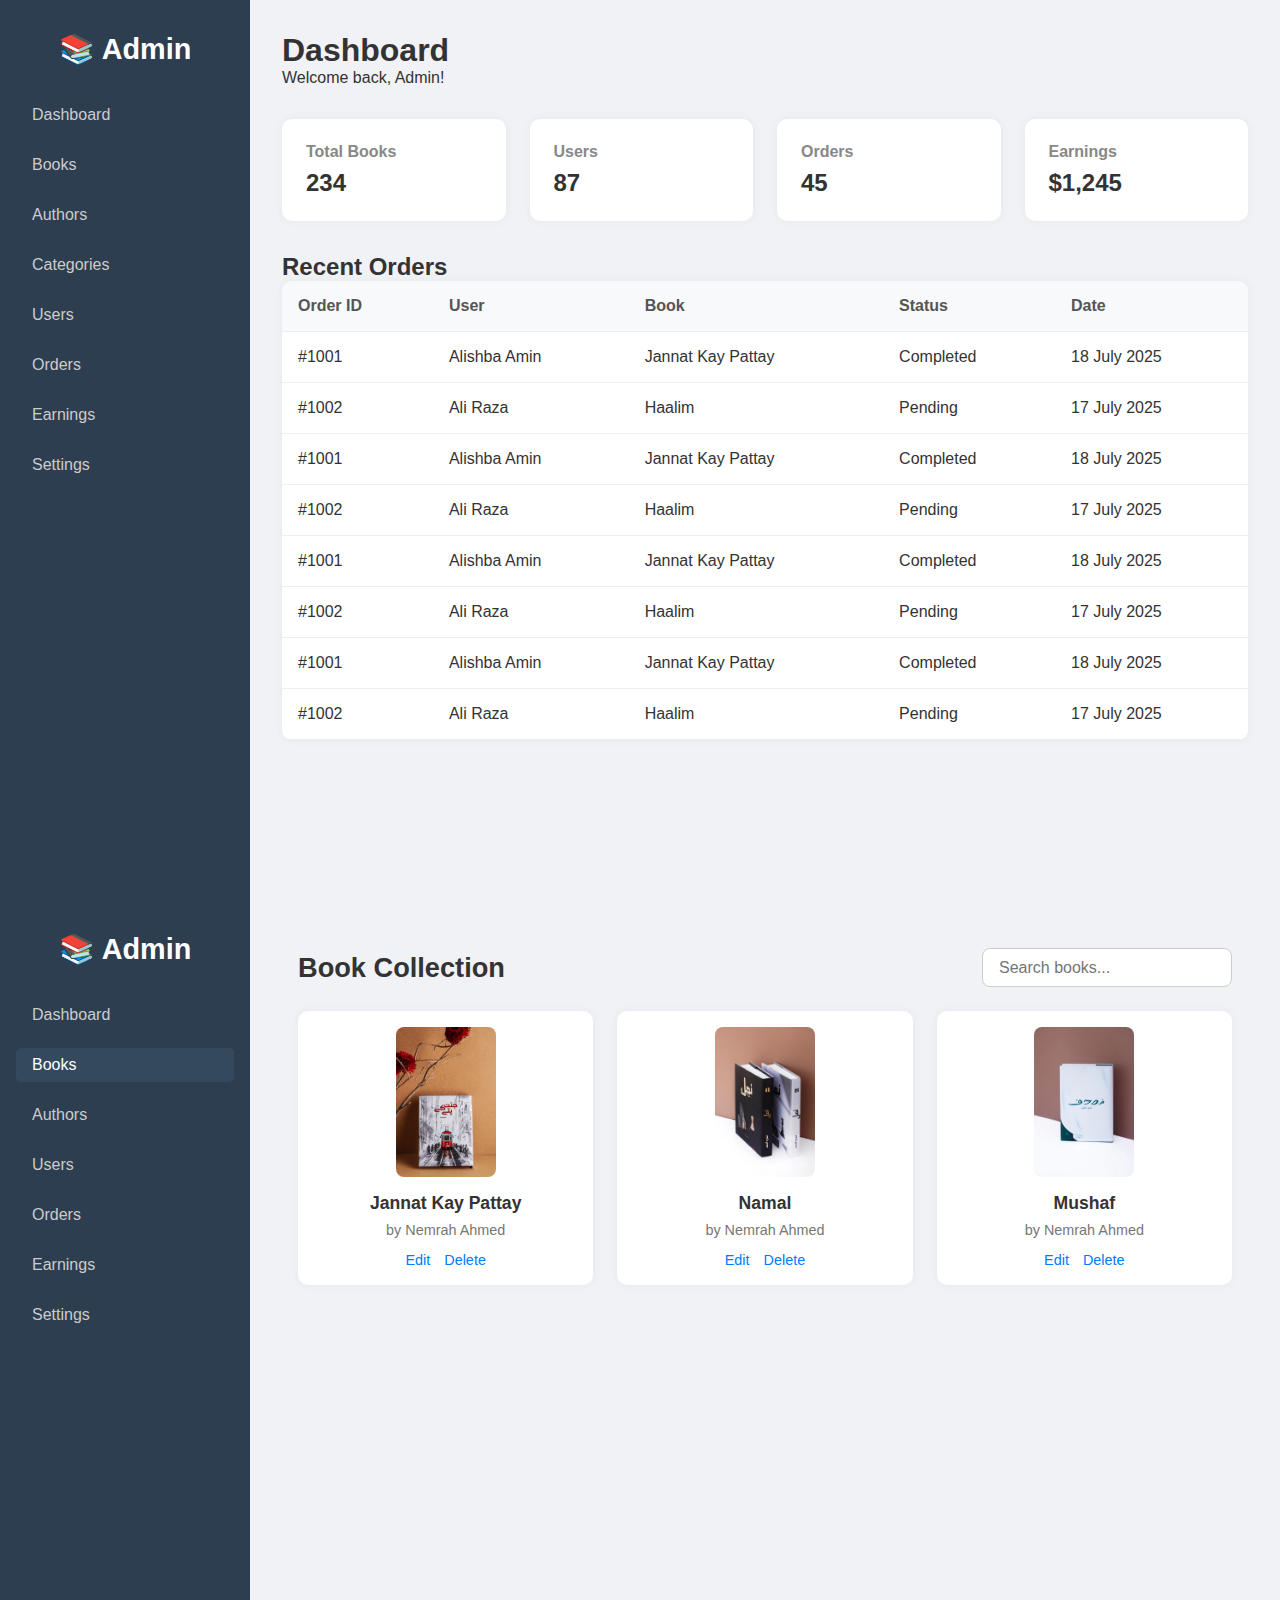
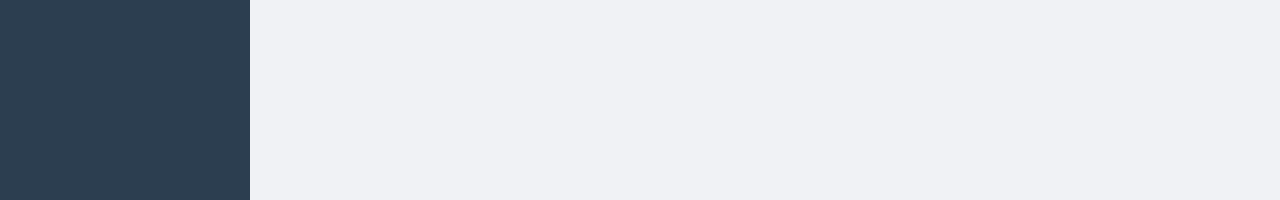
<file: adminpanel/admin.html>
<!DOCTYPE html>
<html lang="en">
<head>
  <meta charset="UTF-8">
  <meta name="viewport" content="width=device-width, initial-scale=1">
  <title>Book Admin Panel</title>
  <link rel="stylesheet" href="admin.css">
  <link rel="stylesheet" href="adminresponsive.css">
</head>
<body>
  <div class="admin-container">
    <aside class="sidebar">
      <h2 class="logo">📚 Admin</h2>
      <nav>
        <ul>
          <li><a href="#">Dashboard</a></li>
          <li><a href="#">Books</a></li>
          <li><a href="#">Authors</a></li>
          <li><a href="#">Categories</a></li>
          <li><a href="#">Users</a></li>
          <li><a href="#">Orders</a></li>
          <li><a href="#">Earnings</a></li>
          <li><a href="#">Settings</a></li>
        </ul>
      </nav>
    </aside>

    <main class="main-content">
      <header>
        <h1>Dashboard</h1>
        <p>Welcome back, Admin!</p>
      </header>

      <section class="cards">
        <div class="card">
          <h3>Total Books</h3>
          <p>234</p>
        </div>
        <div class="card">
          <h3>Users</h3>
          <p>87</p>
        </div>
        <div class="card">
          <h3>Orders</h3>
          <p>45</p>
        </div>
        <div class="card">
          <h3>Earnings</h3>
          <p>$1,245</p>
        </div>
      </section>

      <section class="table-section">
        <h2>Recent Orders</h2>
        <table>
          <thead>
            <tr>
              <th>Order ID</th>
              <th>User</th>
              <th>Book</th>
              <th>Status</th>
              <th>Date</th>
            </tr>
          </thead>
          <tbody>
            <tr>
              <td>#1001</td>
              <td>Alishba Amin</td>
              <td>Jannat Kay Pattay</td>
              <td>Completed</td>
              <td>18 July 2025</td>
            </tr>
            <tr>
              <td>#1002</td>
              <td>Ali Raza</td>
              <td>Haalim</td>
              <td>Pending</td>
              <td>17 July 2025</td>
            </tr>
          </thead>
          <tbody>
            <tr>
              <td>#1001</td>
              <td>Alishba Amin</td>
              <td>Jannat Kay Pattay</td>
              <td>Completed</td>
              <td>18 July 2025</td>
            </tr>
            <tr>
              <td>#1002</td>
              <td>Ali Raza</td>
              <td>Haalim</td>
              <td>Pending</td>
              <td>17 July 2025</td>
            </tr>
          </thead>
          <tbody>
            <tr>
              <td>#1001</td>
              <td>Alishba Amin</td>
              <td>Jannat Kay Pattay</td>
              <td>Completed</td>
              <td>18 July 2025</td>
            </tr>
            <tr>
              <td>#1002</td>
              <td>Ali Raza</td>
              <td>Haalim</td>
              <td>Pending</td>
              <td>17 July 2025</td>
            </tr>
          </thead>
          <tbody>
            <tr>
              <td>#1001</td>
              <td>Alishba Amin</td>
              <td>Jannat Kay Pattay</td>
              <td>Completed</td>
              <td>18 July 2025</td>
            </tr>
            <tr>
              <td>#1002</td>
              <td>Ali Raza</td>
              <td>Haalim</td>
              <td>Pending</td>
              <td>17 July 2025</td>
            </tr>
            <!-- More rows can be added -->
          </tbody>
        </table>
      </section>
    </main>
  </div>
  
<!--  -----------------------------------------------------------------book section -->
  <div class="admin-container">
    <!-- Sidebar -->
    <aside class="sidebar">
      <h2 class="logo">📚 Admin</h2>
      <nav>
        <ul>
          <li><a href="admin.html">Dashboard</a></li>
          <li><a href="book-section.html" class="active">Books</a></li>
          <li><a href="#">Authors</a></li>
          <li><a href="#">Users</a></li>
          <li><a href="#">Orders</a></li>
          <li><a href="#">Earnings</a></li>
          <li><a href="#">Settings</a></li>
        </ul>
      </nav>
    </aside>

    <!-- Main Content -->
    <main class="main-content">
      <div class="book-wrapper">
        <div class="book-header">
          <h2>Book Collection</h2>
          <input type="search" placeholder="Search books..." />
        </div>

        <div class="book-grid">
          <div class="book-card">
            <img src="adminbookimages/jannat ke pattey.png" alt="Jannat Kay Pattay">
            <div class="book-title">Jannat Kay Pattay</div>
            <div class="book-author">by Nemrah Ahmed</div>
            <div class="book-actions">
              <a href="#">Edit</a>
              <a href="#">Delete</a>
            </div>
          </div>

          <div class="book-card">
            <img src="adminbookimages/namal.webp" alt="Namal">
            <div class="book-title">Namal</div>
            <div class="book-author">by Nemrah Ahmed</div>
            <div class="book-actions">
              <a href="#">Edit</a>
              <a href="#">Delete</a>
            </div>
          </div>

          <div class="book-card">
            <img src="adminbookimages/mushaf.png" alt="Mushaf">
            <div class="book-title">Mushaf</div>
            <div class="book-author">by Nemrah Ahmed</div>
            <div class="book-actions">
              <a href="#">Edit</a>
              <a href="#">Delete</a>
            </div>
          </div>

          <!-- Add more book cards as needed -->
        </div>
      </div>
    </main>
  </div>



</body>
</html>
</file>
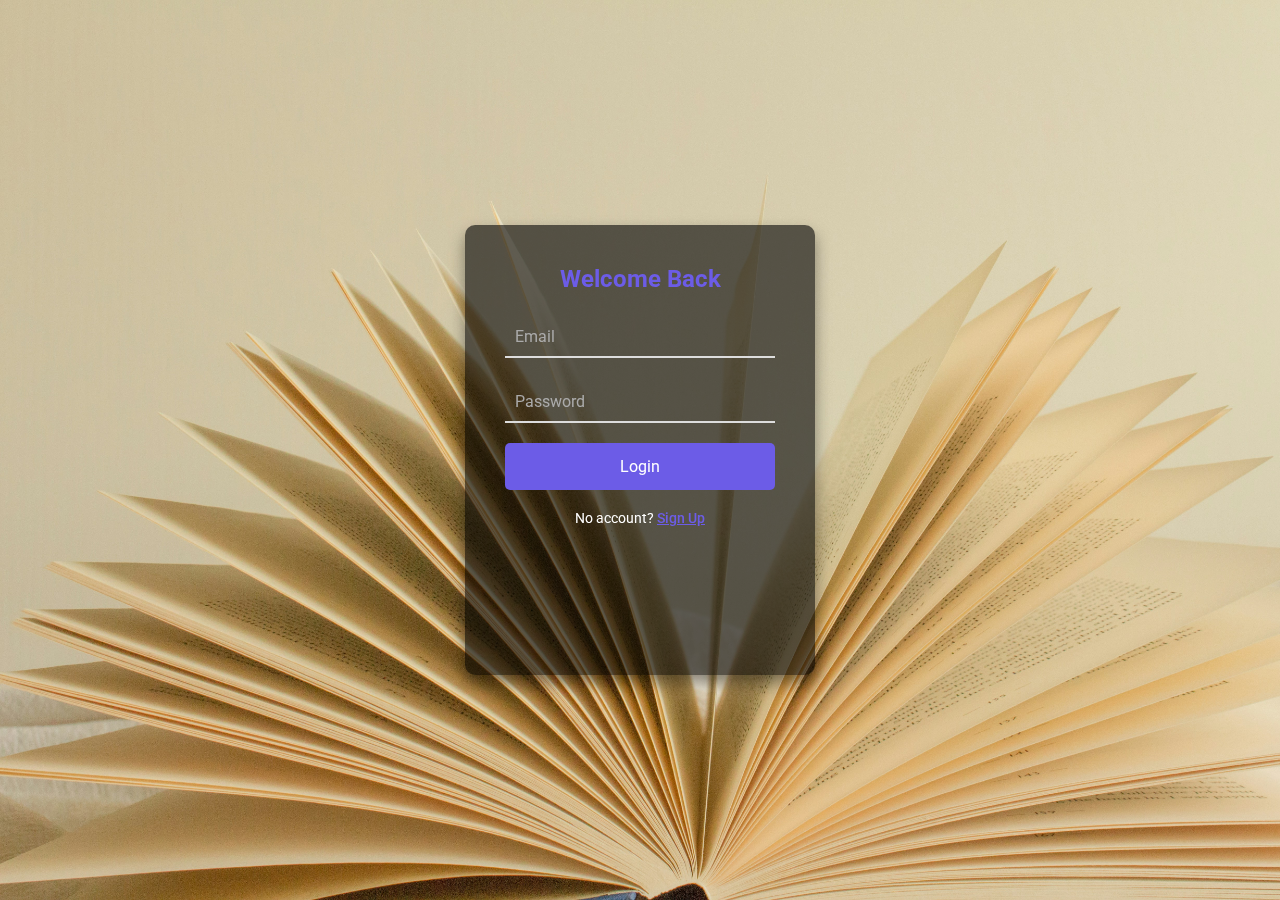
<file: authentication/signinandlogout.html>
<!DOCTYPE html>
<html lang="en">
<head>
  <meta charset="UTF‑8">
  <meta name="viewport" content="width=device-width,initial-scale=1.0"/>
  <title>Login / Signup</title>
  <link rel="stylesheet" href="signinandlogout.css">
</head>
<body>


  <div class="flip-container" id="user">
    <input type="checkbox" id="flipper" hidden>
    <div class="card">
      <!--______________________________________________________________________________________________________Login Form -->
      <section class="panel login">
        <h2>Welcome Back</h2>
        <form>
          <div class="field"><input type="email" placeholder=" " required><label>Email</label></div>
          <div class="field"><input type="password" placeholder=" " required><label>Password</label></div>
          <button>Login</button>
          <p>No account? <label for="flipper">Sign Up</label></p>
        </form>
      </section>
      <!--_______________________________________________________________________________________________________Signup Form -->
      <section class="panel signup">
        <h2>Create Account</h2>
        <form>
          <div class="field"><input type="text" placeholder=" " required><label>Name</label></div>
          <div class="field"><input type="email" placeholder=" " required><label>Email</label></div>
          <div class="field"><input type="password" placeholder=" " required><label>Password</label></div>
          <button>Sign Up</button>
          <p>Already a member? <label for="flipper">Login</label></p>
        </form>
      </section>
    </div>
  </div>
</body>
</html>
</file>
<file: adminpanel/adminresponsive.css>
@media (max-width: 1024px) {
  .cards {
    grid-template-columns: repeat(2, 1fr);
  }
}

@media (max-width: 768px) {
  .admin-container {
    flex-direction: column;
  }

  .sidebar {
    width: 100%;
    height: auto;
    position: relative;
  }

  .main-content {
    margin-left: 0;
    padding: 1rem;
  }

  .cards {
    grid-template-columns: 1fr;
  }
}

@media (max-width: 480px) {
  .card p {
    font-size: 1.2rem;
  }

  .card h3 {
    font-size: 0.9rem;
  }

  .table-section table, 
  .table-section th, 
  .table-section td {
    font-size: 0.85rem;
    padding: 0.75rem;
  }
}
/* ---------------------------------------book section */
@media (max-width: 1024px) {
  .book-header input[type="search"] {
    width: 100%;
  }

  .book-grid {
    grid-template-columns: repeat(auto-fit, minmax(180px, 1fr));
  }
}

@media (max-width: 768px) {
  .book-header {
    flex-direction: column;
    align-items: flex-start;
    gap: 1rem;
  }

  .main-content {
    margin-left: 0;
    padding: 1rem;
  }

  .sidebar {
    position: relative;
    width: 100%;
    height: auto;
  }

  .book-header input {
    width: 100%;
  }
}

@media (max-width: 480px) {
  .book-title {
    font-size: 1rem;
  }

  .book-author {
    font-size: 0.8rem;
  }

  .book-actions a {
    font-size: 0.8rem;
  }

  .book-card img {
    width: 80px;
    height: 120px;
  }
}
</file>
<file: authentication/signinandlogout.css>
@import url('https://fonts.googleapis.com/css2?family=Roboto:wght@300;500&display=swap');
:root {
  --accent: #6c5ce7;
  --panel-bg: rgba(0, 0, 0, 0.6);
}
* { margin:0; padding:0; box-sizing:border-box; font-family:'Roboto', sans-serif; }
body, html {
  height:100%; width:100%;
  overflow:hidden;
  background-image:url(../imagesofnovel/olga-tutunaru-JMATuFkXeHU-unsplash.jpg);
  background-size: cover;
}


/* _________________________________________________________________Flip container */
.flip-container {
  width:350px; height:450px;
  position:relative; top:50%; left:50%;
  transform:translate(-50%, -50%);
  perspective:1000px;
}
.card {
  width:100%; height:100%;
  position:relative;
  transform-style:preserve-3d;
  transition:transform .8s ease;
}
#flipper:checked ~ .card { transform:rotateY(180deg); }

/* ______________________________________________________________________________Panes */
.panel {
  position:absolute; width:100%; height:100%;
  background:var(--panel-bg);
  border-radius:10px;
  padding:40px;
  backface-visibility:hidden;
  color:#fff;
  box-shadow:0 8px 16px rgba(0,0,0,0.4);
}
.login { transform:rotateY(0deg); }
.signup { transform:rotateY(180deg); }

/* ________________________________________________________________________________Typography */
h2 {
  text-align:center; margin-bottom:20px;
  color: var(--accent);
}
.field {
  position:relative; margin:20px 0;
}
.field input {
  width:100%; padding:12px 10px;
  background:transparent; border:none;
  border-bottom:2px solid #ddd;
  color:#fff; font-size:1rem;
  transition: border-color .3s;
  outline:none;
}
.field input:focus { border-bottom-color:var(--accent); }
.field label {
  position:absolute; left:10px; bottom:12px;
  color:#aaa; pointer-events:none;
  transition:.3s;
}
.field input:focus + label,
.field input:not(:placeholder-shown) + label {
  bottom:40px; font-size:.85rem;
  color:var(--accent);
}

/* ______________________________________________________________________________________Buttons and toggle link */
button {
  width:100%; padding:14px;
  background:var(--accent);
  border:none; border-radius:5px;
  color:#fff; font-size:1rem;
  cursor:pointer; transition:background .3s;
}
button:hover { background:#5746b1; }
p {
  text-align:center; margin-top:20px;
  font-size:.9rem;
}
p label {
  cursor:pointer; color:var(--accent);
  font-weight:500;
  text-decoration:underline;
}
p label:hover { color:#5746b1; }
</file>
<file: adminpanel/admin.css>
/* Base Reset */
* {
  margin: 0;
  padding: 0;
  box-sizing: border-box;
}

body {
  font-family: 'Segoe UI', sans-serif;
  background-color: #f0f2f5;
  color: #333;
}

.admin-container {
  display: flex;
  min-height: 100vh;
}

/* Sidebar */
.sidebar {
  background: #2c3e50;
  color: #fff;
  width: 250px;
  padding: 2rem 1rem;
  position: fixed;
  height: 100%;
}

.sidebar .logo {
  font-size: 1.8rem;
  margin-bottom: 2rem;
  text-align: center;
}

.sidebar nav ul {
  list-style: none;
}

.sidebar nav ul li {
  margin: 1rem 0;
}

.sidebar nav ul li a {
  color: #ccc;
  text-decoration: none;
  padding: 0.5rem 1rem;
  display: block;
  transition: background 0.3s;
}

.sidebar nav ul li a:hover {
  background: #34495e;
  border-radius: 5px;
  color: #fff;
}

/* Main Content */
.main-content {
  margin-left: 250px;
  padding: 2rem;
  flex: 1;
}

header h1 {
  font-size: 2rem;
}

.cards {
  display: grid;
  grid-template-columns: repeat(4, 1fr);
  gap: 1.5rem;
  margin: 2rem 0;
}

.card {
  background: white;
  border-radius: 10px;
  padding: 1.5rem;
  box-shadow: 0 0 10px rgba(0,0,0,0.05);
}

.card h3 {
  font-size: 1rem;
  color: #888;
  margin-bottom: 0.5rem;
}

.card p {
  font-size: 1.5rem;
  font-weight: bold;
}

/* Table Section */
.table-section {
  margin-top: 2rem;
}

.table-section table {
  width: 100%;
  border-collapse: collapse;
  background: #fff;
  box-shadow: 0 0 10px rgba(0,0,0,0.05);
  border-radius: 10px;
  overflow: hidden;
}

.table-section th, .table-section td {
  padding: 1rem;
  text-align: left;
  border-bottom: 1px solid #eee;
}

.table-section th {
  background: #f7f9fa;
  color: #555;
}
/* --------------------------------------------book section */
/* Base Layout */
* {
  margin: 0;
  padding: 0;
  box-sizing: border-box;
}

body {
  font-family: 'Segoe UI', sans-serif;
  background-color: #f0f2f5;
  color: #333;
}

.admin-container {
  display: flex;
  min-height: 100vh;
}

/* Sidebar */
.sidebar {
  background: #2c3e50;
  color: #fff;
  width: 250px;
  padding: 2rem 1rem;
  position: fixed;
  height: 100%;
}

.sidebar .logo {
  font-size: 1.8rem;
  margin-bottom: 2rem;
  text-align: center;
}

.sidebar nav ul {
  list-style: none;
}

.sidebar nav ul li {
  margin: 1rem 0;
}

.sidebar nav ul li a {
  color: #ccc;
  text-decoration: none;
  padding: 0.5rem 1rem;
  display: block;
  transition: background 0.3s;
}

.sidebar nav ul li a:hover,
.sidebar nav ul li a.active {
  background: #34495e;
  border-radius: 5px;
  color: #fff;
}

/* Main Content */
.main-content {
  margin-left: 250px;
  padding: 2rem;
  flex: 1;
}

.book-wrapper {
  padding: 1rem;
}

/* Book Header */
.book-header {
  display: flex;
  justify-content: space-between;
  align-items: center;
  margin-bottom: 1.5rem;
}

.book-header h2 {
  font-size: 1.7rem;
}

.book-header input[type="search"] {
  padding: 0.6rem 1rem;
  font-size: 1rem;
  border: 1px solid #ccc;
  border-radius: 8px;
  width: 250px;
}

/* Book Grid */
.book-grid {
  display: grid;
  grid-template-columns: repeat(auto-fit, minmax(220px, 1fr));
  gap: 1.5rem;
}

.book-card {
  background: #fff;
  border-radius: 10px;
  padding: 1rem;
  box-shadow: 0 0 10px rgba(0,0,0,0.05);
  display: flex;
  flex-direction: column;
  align-items: center;
  text-align: center;
  transition: 0.3s ease;
}

.book-card:hover {
  transform: translateY(-5px);
}

.book-card img {
  width: 100px;
  height: 150px;
  object-fit: cover;
  border-radius: 8px;
  margin-bottom: 1rem;
}

.book-title {
  font-size: 1.1rem;
  font-weight: 600;
  margin-bottom: 0.5rem;
}

.book-author {
  font-size: 0.9rem;
  color: #777;
  margin-bottom: 0.8rem;
}

.book-actions a {
  display: inline-block;
  margin: 0 0.3rem;
  text-decoration: none;
  color: #007bff;
  font-size: 0.9rem;
}

.book-actions a:hover {
  text-decoration: underline;
}
</file>
